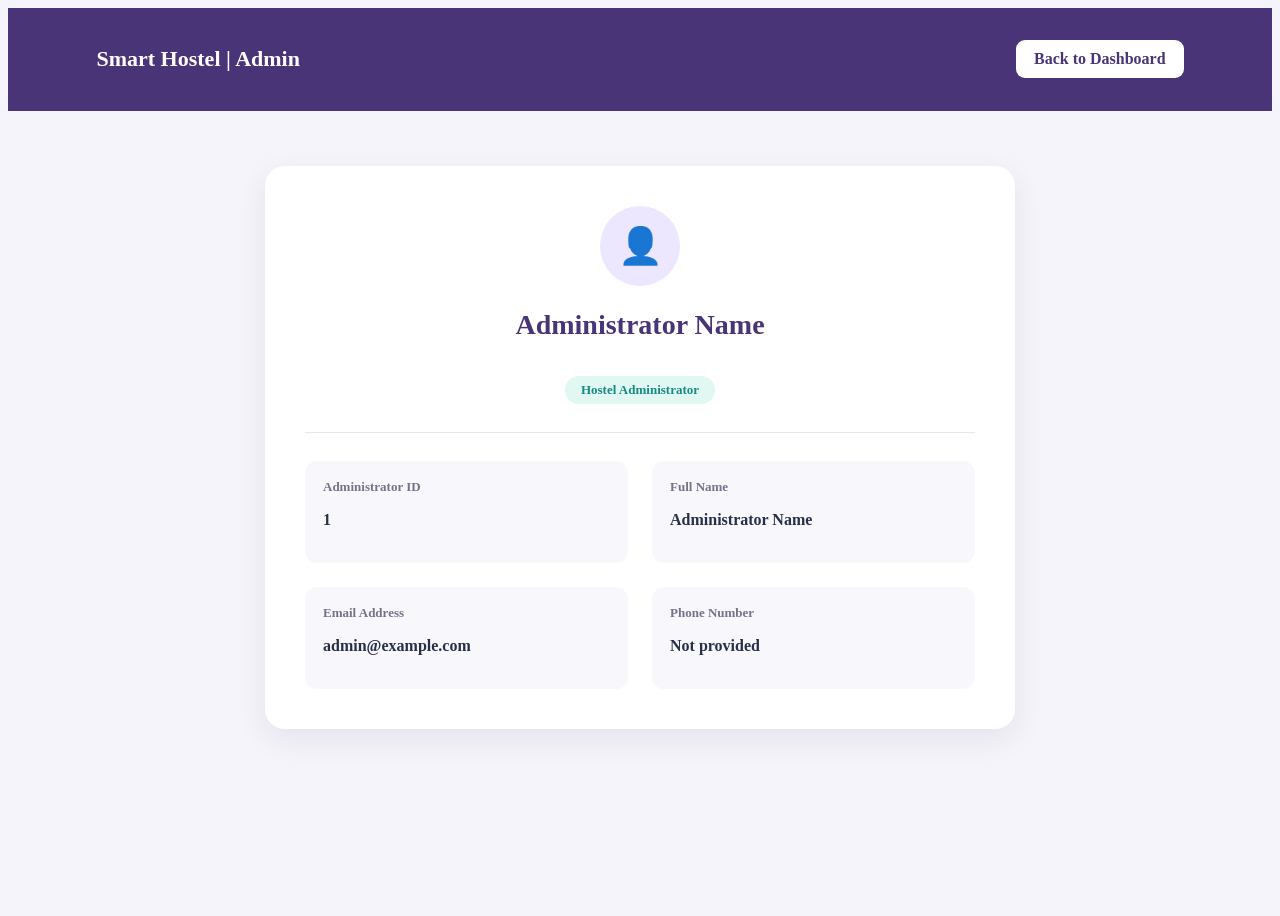
<file: src/main/resources/templates/admin-profile.html>
<!DOCTYPE html>
<html lang="en" xmlns:th="http://www.thymeleaf.org">
<head>
    <meta charset="UTF-8">
    <meta name="viewport" content="width=device-width, initial-scale=1.0">
    <title>Admin Profile | Smart Hostel</title>
    <link rel="stylesheet" th:href="@{/css/style.css}">

    <style>
        .profile-page {
            background: #f5f4fa;
            min-height: 100vh;
        }

        .profile-navbar {
            background: #493477;
            padding: 20px 7%;
            display: flex;
            justify-content: space-between;
            align-items: center;
            gap: 15px;
            flex-wrap: wrap;
        }

        .profile-navbar h2 {
            color: white;
            font-size: 22px;
        }

        .back-button {
            background: white;
            color: #493477;
            padding: 10px 18px;
            border-radius: 9px;
            text-decoration: none;
            font-weight: 600;
        }

        .profile-container {
            max-width: 750px;
            margin: 55px auto;
            padding: 0 20px;
        }

        .profile-card {
            background: white;
            border-radius: 20px;
            padding: 40px;
            box-shadow: 0 10px 30px rgba(40, 30, 70, 0.08);
        }

        .profile-header {
            text-align: center;
            padding-bottom: 28px;
            margin-bottom: 28px;
            border-bottom: 1px solid #e8e6f0;
        }

        .profile-avatar {
            width: 80px;
            height: 80px;
            background: #ede6ff;
            color: #493477;
            border-radius: 50%;
            display: flex;
            align-items: center;
            justify-content: center;
            font-size: 36px;
            margin: 0 auto 15px;
        }

        .profile-header h1 {
            color: #493477;
            font-size: 28px;
        }

        .profile-role {
            display: inline-block;
            background: #e1f7f2;
            color: #168b83;
            padding: 6px 16px;
            border-radius: 20px;
            font-size: 13px;
            font-weight: 700;
            margin-top: 12px;
        }

        .profile-details {
            display: grid;
            grid-template-columns: repeat(2, minmax(0, 1fr));
            gap: 24px;
        }

        .profile-field {
            padding: 18px;
            background: #f8f7fc;
            border-radius: 12px;
            min-width: 0;
        }

        .profile-field label {
            display: block;
            color: #77718a;
            font-size: 13px;
            font-weight: 600;
            margin-bottom: 8px;
        }

        .profile-field p {
            color: #263149;
            font-size: 16px;
            font-weight: 600;
            overflow-wrap: anywhere;
        }

        @media (max-width: 600px) {
            .profile-card {
                padding: 25px;
            }

            .profile-details {
                grid-template-columns: 1fr;
            }
        }
    </style>
</head>

<body class="profile-page">

<nav class="profile-navbar">
    <h2>Smart Hostel | Admin</h2>

    <a href="/admin/dashboard" class="back-button">
        Back to Dashboard
    </a>
</nav>

<main class="profile-container">

    <section class="profile-card">

        <div class="profile-header">
            <div class="profile-avatar">👤</div>

            <h1 th:text="${admin.fullName}">
                Administrator Name
            </h1>

            <span class="profile-role">
                Hostel Administrator
            </span>
        </div>

        <div class="profile-details">

            <div class="profile-field">
                <label>Administrator ID</label>
                <p th:text="${admin.id}">1</p>
            </div>

            <div class="profile-field">
                <label>Full Name</label>
                <p th:text="${admin.fullName}">
                    Administrator Name
                </p>
            </div>

            <div class="profile-field">
                <label>Email Address</label>
                <p th:text="${admin.email}">
                    admin@example.com
                </p>
            </div>

            <div class="profile-field">
                <label>Phone Number</label>
                <p th:text="${admin.phoneNumber != null and !admin.phoneNumber.isEmpty() ? admin.phoneNumber : 'Not provided'}">
                    Not provided
                </p>
            </div>

        </div>

    </section>

</main>

</body>
</html>
</file>
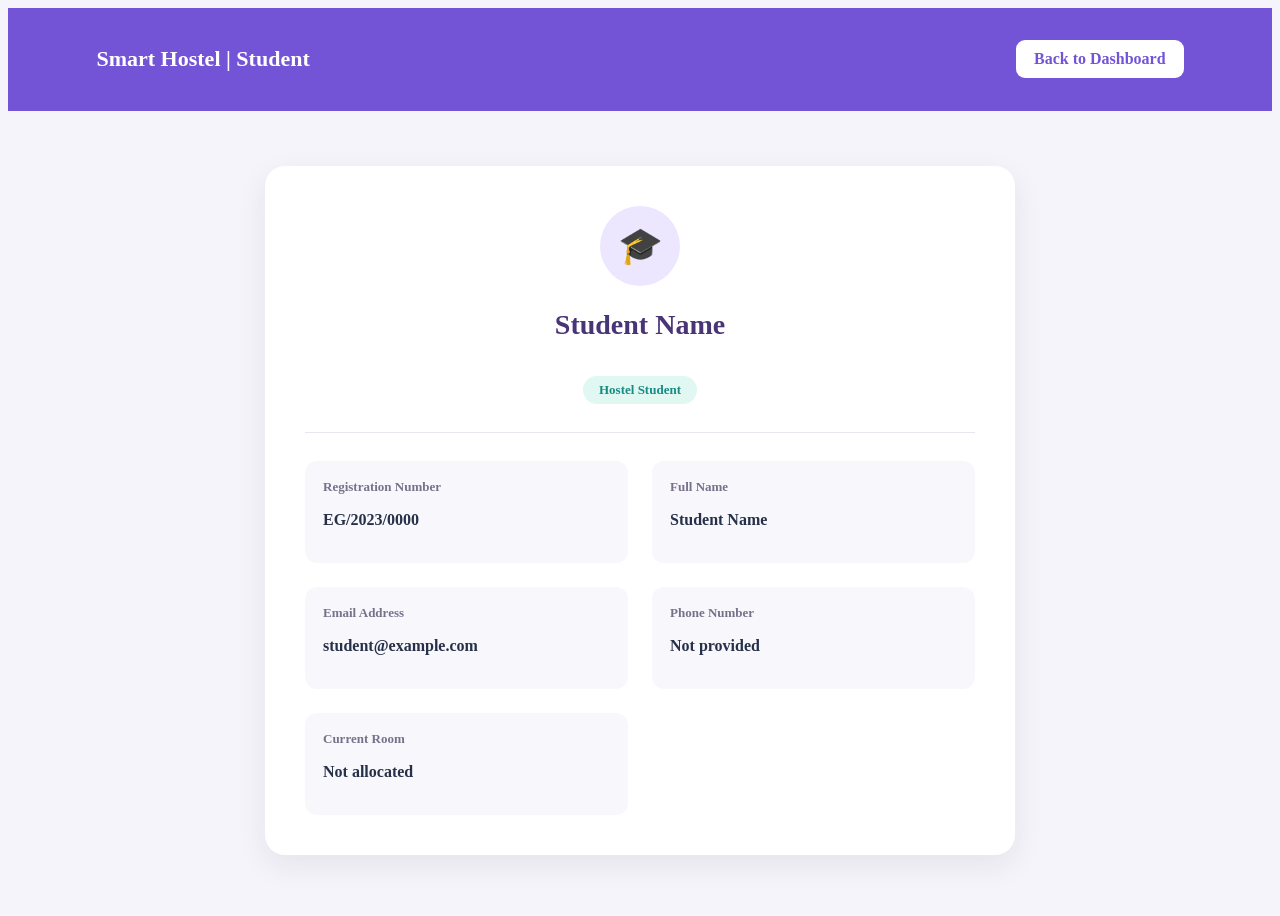
<file: src/main/resources/templates/student-profile.html>
<!DOCTYPE html>
<html lang="en" xmlns:th="http://www.thymeleaf.org">
<head>
    <meta charset="UTF-8">
    <meta name="viewport" content="width=device-width, initial-scale=1.0">
    <title>Student Profile | Smart Hostel</title>
    <link rel="stylesheet" th:href="@{/css/style.css}">

    <style>
        .profile-page {
            min-height: 100vh;
            background: #f5f4fa;
        }

        .profile-navbar {
            background: #7454d6;
            padding: 20px 7%;
            display: flex;
            justify-content: space-between;
            align-items: center;
            gap: 15px;
            flex-wrap: wrap;
        }

        .profile-navbar h2 {
            color: white;
            font-size: 22px;
        }

        .back-button {
            background: white;
            color: #7454d6;
            padding: 10px 18px;
            border-radius: 9px;
            text-decoration: none;
            font-weight: 600;
        }

        .profile-container {
            max-width: 750px;
            margin: 55px auto;
            padding: 0 20px;
        }

        .profile-card {
            background: white;
            border-radius: 20px;
            padding: 40px;
            box-shadow: 0 10px 30px rgba(40, 30, 70, 0.08);
        }

        .profile-header {
            text-align: center;
            padding-bottom: 28px;
            margin-bottom: 28px;
            border-bottom: 1px solid #e8e6f0;
        }

        .profile-avatar {
            width: 80px;
            height: 80px;
            background: #ede6ff;
            border-radius: 50%;
            display: flex;
            align-items: center;
            justify-content: center;
            font-size: 36px;
            margin: 0 auto 15px;
        }

        .profile-header h1 {
            color: #493477;
            font-size: 28px;
        }

        .profile-role {
            display: inline-block;
            background: #e1f7f2;
            color: #168b83;
            padding: 6px 16px;
            border-radius: 20px;
            font-size: 13px;
            font-weight: 700;
            margin-top: 12px;
        }

        .profile-details {
            display: grid;
            grid-template-columns: repeat(2, minmax(0, 1fr));
            gap: 24px;
        }

        .profile-field {
            padding: 18px;
            background: #f8f7fc;
            border-radius: 12px;
            min-width: 0;
        }

        .profile-field label {
            display: block;
            color: #77718a;
            font-size: 13px;
            font-weight: 600;
            margin-bottom: 8px;
        }

        .profile-field p {
            color: #263149;
            font-size: 16px;
            font-weight: 600;
            overflow-wrap: anywhere;
        }

        @media (max-width: 600px) {
            .profile-card {
                padding: 25px;
            }

            .profile-details {
                grid-template-columns: 1fr;
            }
        }
    </style>
</head>

<body class="profile-page">

<nav class="profile-navbar">
    <h2>Smart Hostel | Student</h2>

    <a href="/student/dashboard" class="back-button">
        Back to Dashboard
    </a>
</nav>

<main class="profile-container">

    <section class="profile-card">

        <div class="profile-header">
            <div class="profile-avatar">🎓</div>

            <h1 th:text="${student.fullName}">
                Student Name
            </h1>

            <span class="profile-role">
                Hostel Student
            </span>
        </div>

        <div class="profile-details">

            <div class="profile-field">
                <label>Registration Number</label>
                <p th:text="${student.studentId}">
                    EG/2023/0000
                </p>
            </div>

            <div class="profile-field">
                <label>Full Name</label>
                <p th:text="${student.fullName}">
                    Student Name
                </p>
            </div>

            <div class="profile-field">
                <label>Email Address</label>
                <p th:text="${student.email}">
                    student@example.com
                </p>
            </div>

            <div class="profile-field">
                <label>Phone Number</label>
                <p th:text="${student.phoneNumber != null and !student.phoneNumber.isEmpty() ? student.phoneNumber : 'Not provided'}">
                    Not provided
                </p>
            </div>

            <div class="profile-field">
                <label>Current Room</label>
                <p th:text="${roomNumber}">
                    Not allocated
                </p>
            </div>

        </div>

    </section>

</main>

</body>
</html>
</file>
